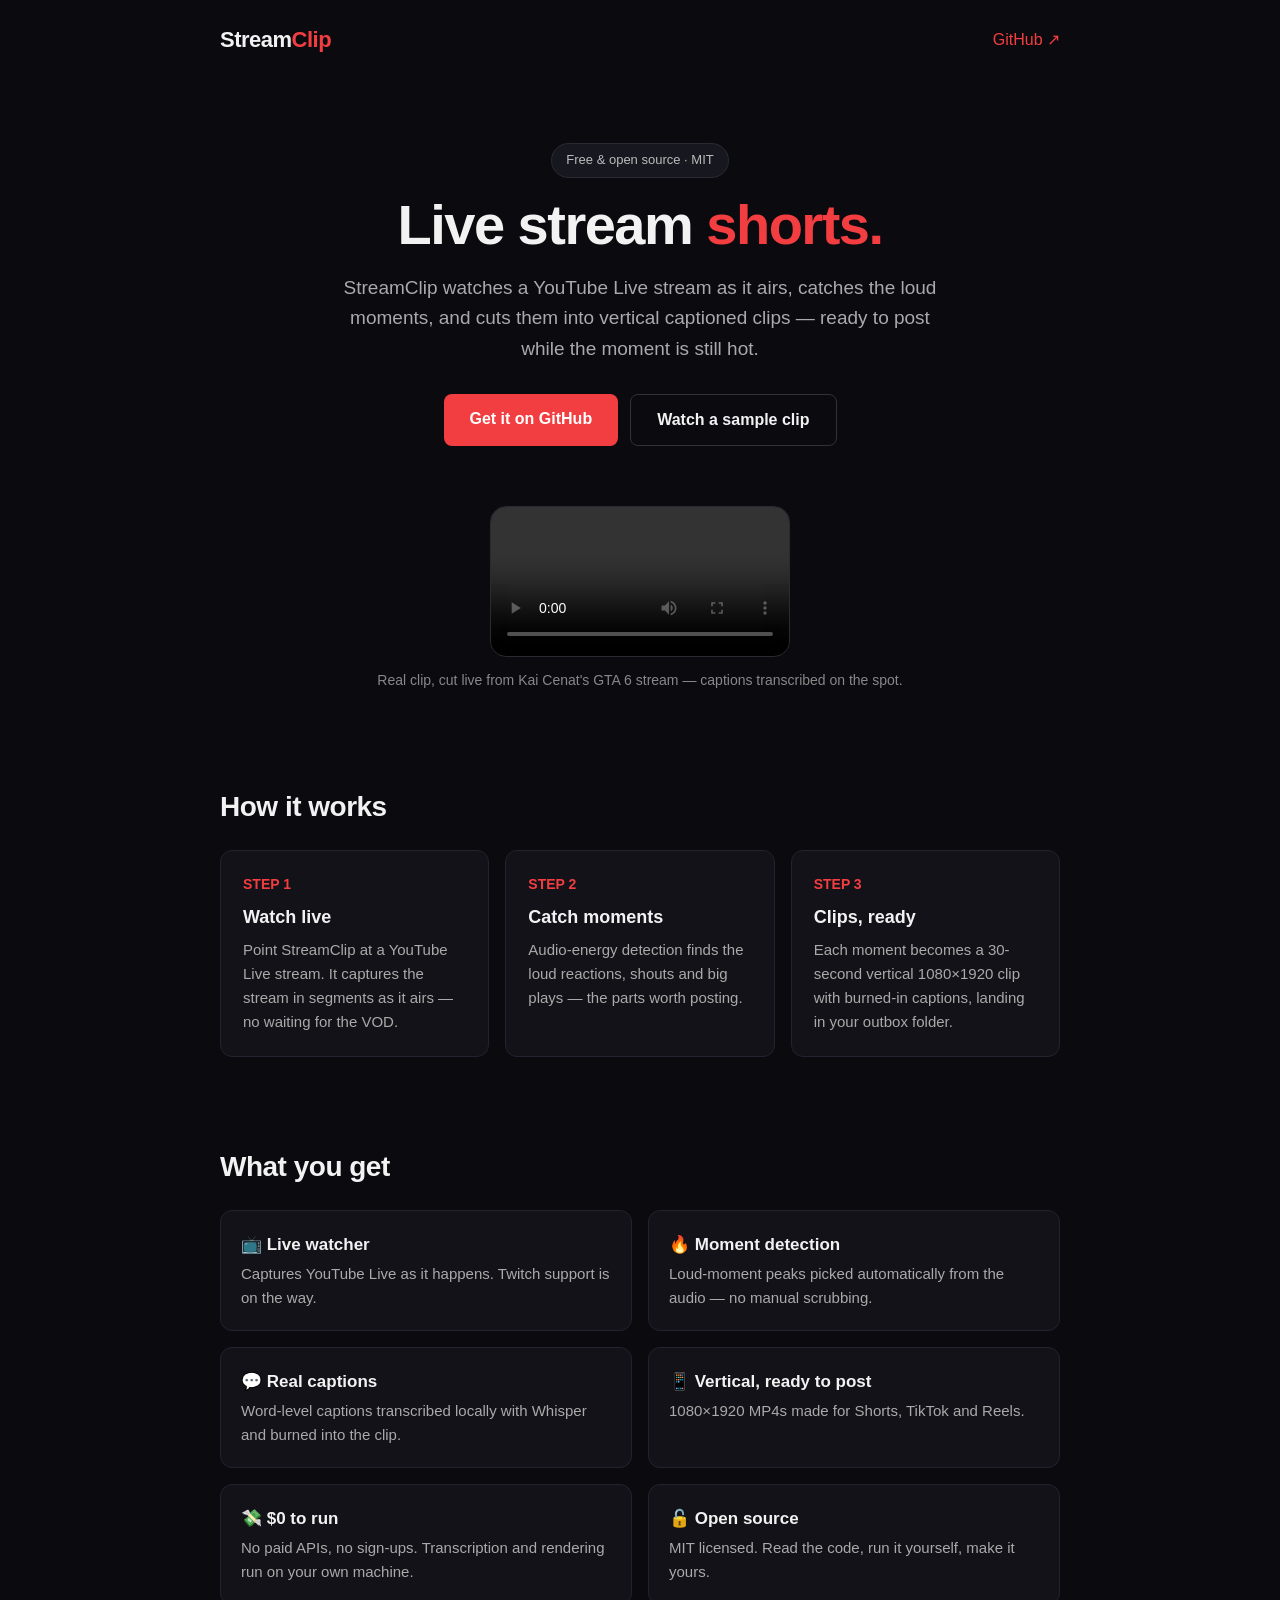
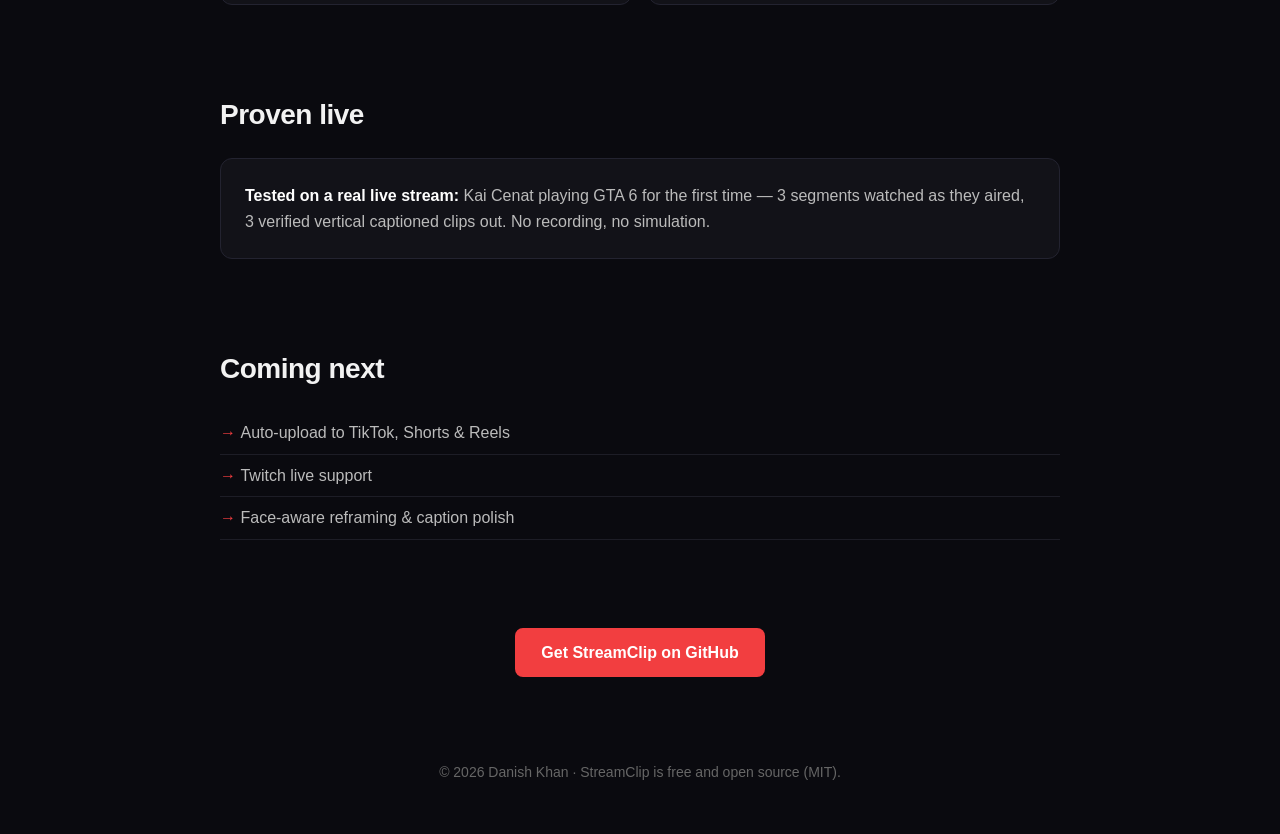
<file: docs/index.html>
<!DOCTYPE html>
<html lang="en">
<head>
<meta charset="UTF-8">
<meta name="viewport" content="width=device-width, initial-scale=1.0">
<title>StreamClip — live stream shorts</title>
<meta name="description" content="StreamClip watches a YouTube Live stream as it airs, catches the loud moments, and cuts them into vertical captioned clips — ready to post. Free and open source.">
<style>
  * { margin: 0; padding: 0; box-sizing: border-box; }
  body { background: #0a0a0f; color: #f2f2f2; font-family: -apple-system, BlinkMacSystemFont, "Segoe UI", Roboto, Helvetica, Arial, sans-serif; line-height: 1.6; }
  a { color: #f23e40; text-decoration: none; }
  .wrap { max-width: 880px; margin: 0 auto; padding: 0 20px; }
  header { display: flex; justify-content: space-between; align-items: center; padding: 22px 0; }
  .logo { font-size: 22px; font-weight: 800; letter-spacing: -0.5px; }
  .logo span { color: #f23e40; }
  .btn { display: inline-block; background: #f23e40; color: #fff; font-weight: 700; padding: 12px 26px; border-radius: 8px; }
  .btn.ghost { background: transparent; border: 1px solid #333; color: #f2f2f2; }
  .hero { text-align: center; padding: 64px 0 40px; }
  .hero h1 { font-size: 56px; line-height: 1.05; letter-spacing: -1.5px; }
  .hero h1 span { color: #f23e40; }
  .hero p { color: #aaa; font-size: 19px; max-width: 620px; margin: 18px auto 0; }
  .hero .cta { margin-top: 30px; display: flex; gap: 12px; justify-content: center; flex-wrap: wrap; }
  .badge { display: inline-block; background: #17171f; border: 1px solid #2a2a35; color: #bbb; font-size: 13px; padding: 6px 14px; border-radius: 100px; margin-bottom: 18px; }
  .demo { padding: 20px 0 50px; text-align: center; }
  .demo video { width: 300px; max-width: 100%; border-radius: 16px; border: 1px solid #2a2a35; display: block; margin: 0 auto; }
  .demo p { color: #888; font-size: 14px; margin-top: 12px; }
  section { padding: 44px 0; }
  h2 { font-size: 28px; letter-spacing: -0.5px; margin-bottom: 20px; }
  .steps { display: grid; grid-template-columns: repeat(3, 1fr); gap: 16px; }
  .step { background: #121218; border: 1px solid #232330; border-radius: 12px; padding: 22px; }
  .step .n { color: #f23e40; font-weight: 800; font-size: 14px; }
  .step h3 { margin: 8px 0 6px; font-size: 18px; }
  .step p { color: #aaa; font-size: 15px; }
  .feats { display: grid; grid-template-columns: repeat(2, 1fr); gap: 16px; }
  .feat { background: #121218; border: 1px solid #232330; border-radius: 12px; padding: 20px; }
  .feat h3 { font-size: 17px; margin-bottom: 4px; }
  .feat p { color: #aaa; font-size: 15px; }
  .proof { background: #121218; border: 1px solid #232330; border-radius: 12px; padding: 24px; }
  .proof p { color: #bbb; }
  .proof b { color: #fff; }
  ul.next { list-style: none; }
  ul.next li { padding: 8px 0; border-bottom: 1px solid #1d1d26; color: #bbb; }
  ul.next li::before { content: "→ "; color: #f23e40; font-weight: 700; }
  footer { text-align: center; color: #666; font-size: 14px; padding: 40px 0 50px; }
  @media (max-width: 640px) {
    .hero h1 { font-size: 38px; }
    .steps, .feats { grid-template-columns: 1fr; }
  }
</style>
</head>
<body>
<div class="wrap">
  <header>
    <div class="logo">Stream<span>Clip</span></div>
    <a href="https://github.com/Dani-Google/streamclip">GitHub ↗</a>
  </header>

  <div class="hero">
    <div class="badge">Free &amp; open source · MIT</div>
    <h1>Live stream <span>shorts.</span></h1>
    <p>StreamClip watches a YouTube Live stream as it airs, catches the loud moments, and cuts them into vertical captioned clips — ready to post while the moment is still hot.</p>
    <div class="cta">
      <a class="btn" href="https://github.com/Dani-Google/streamclip">Get it on GitHub</a>
      <a class="btn ghost" href="#demo">Watch a sample clip</a>
    </div>
  </div>

  <div class="demo" id="demo">
    <video src="assets/demo-clip.mp4" controls playsinline preload="metadata"></video>
    <p>Real clip, cut live from Kai Cenat's GTA 6 stream — captions transcribed on the spot.</p>
  </div>

  <section>
    <h2>How it works</h2>
    <div class="steps">
      <div class="step"><div class="n">STEP 1</div><h3>Watch live</h3><p>Point StreamClip at a YouTube Live stream. It captures the stream in segments as it airs — no waiting for the VOD.</p></div>
      <div class="step"><div class="n">STEP 2</div><h3>Catch moments</h3><p>Audio-energy detection finds the loud reactions, shouts and big plays — the parts worth posting.</p></div>
      <div class="step"><div class="n">STEP 3</div><h3>Clips, ready</h3><p>Each moment becomes a 30-second vertical 1080×1920 clip with burned-in captions, landing in your outbox folder.</p></div>
    </div>
  </section>

  <section>
    <h2>What you get</h2>
    <div class="feats">
      <div class="feat"><h3>📺 Live watcher</h3><p>Captures YouTube Live as it happens. Twitch support is on the way.</p></div>
      <div class="feat"><h3>🔥 Moment detection</h3><p>Loud-moment peaks picked automatically from the audio — no manual scrubbing.</p></div>
      <div class="feat"><h3>💬 Real captions</h3><p>Word-level captions transcribed locally with Whisper and burned into the clip.</p></div>
      <div class="feat"><h3>📱 Vertical, ready to post</h3><p>1080×1920 MP4s made for Shorts, TikTok and Reels.</p></div>
      <div class="feat"><h3>💸 $0 to run</h3><p>No paid APIs, no sign-ups. Transcription and rendering run on your own machine.</p></div>
      <div class="feat"><h3>🔓 Open source</h3><p>MIT licensed. Read the code, run it yourself, make it yours.</p></div>
    </div>
  </section>

  <section>
    <h2>Proven live</h2>
    <div class="proof">
      <p><b>Tested on a real live stream:</b> Kai Cenat playing GTA 6 for the first time — 3 segments watched as they aired, 3 verified vertical captioned clips out. No recording, no simulation.</p>
    </div>
  </section>

  <section>
    <h2>Coming next</h2>
    <ul class="next">
      <li>Auto-upload to TikTok, Shorts &amp; Reels</li>
      <li>Twitch live support</li>
      <li>Face-aware reframing &amp; caption polish</li>
    </ul>
  </section>

  <section style="text-align:center;">
    <a class="btn" href="https://github.com/Dani-Google/streamclip">Get StreamClip on GitHub</a>
  </section>

  <footer>© 2026 Danish Khan · StreamClip is free and open source (MIT).</footer>
</div>
</body>
</html>
</file>
